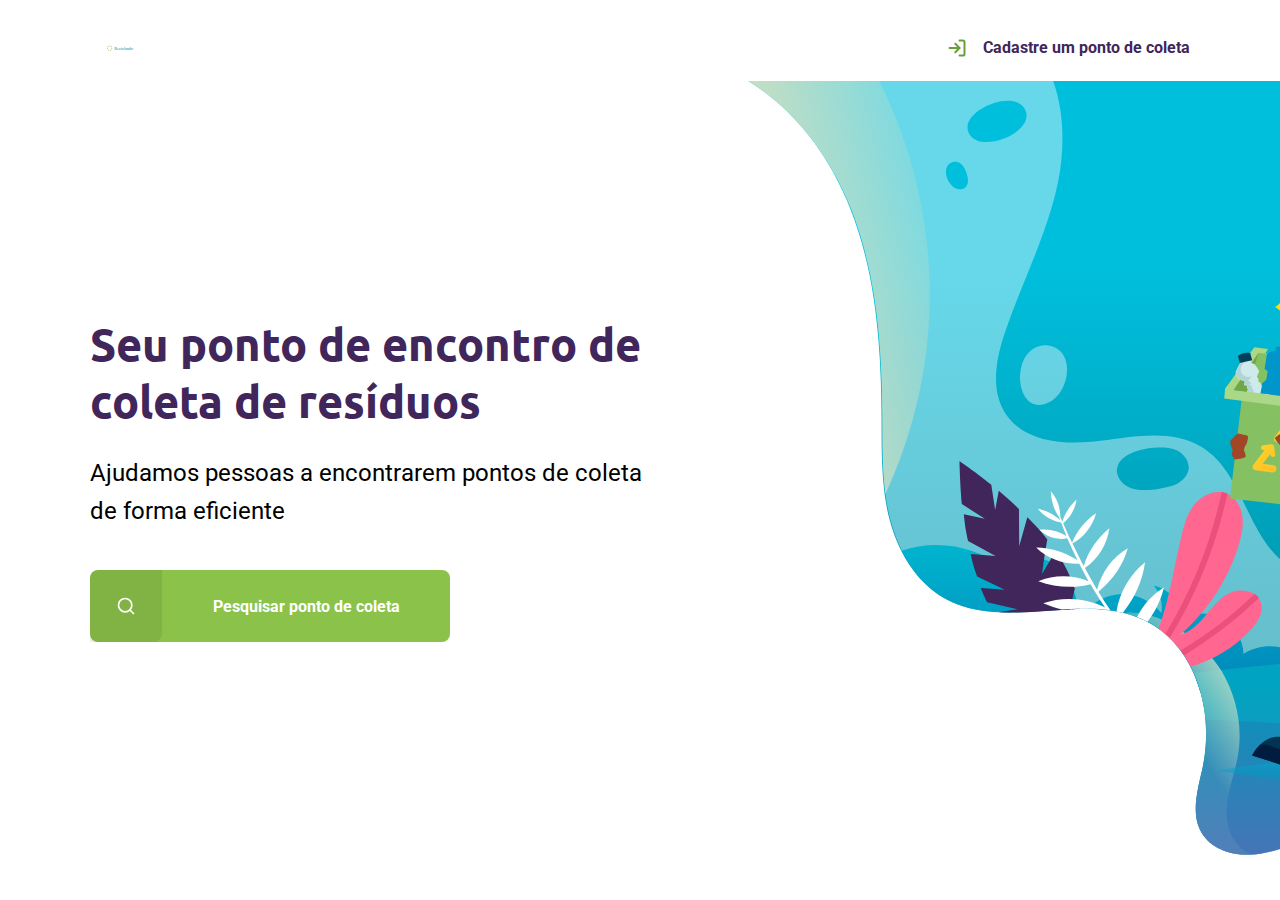
<file: index.html>
<!DOCTYPE html>
<html lang="pt_br">
    <head>
        <meta charset="UTF-8">
        <meta name="viewport" content="width=device-width, initial-scale=1.0">
        <title>Reciclando</title>
        <link href="https://fonts.googleapis.com/css2?family=Roboto:wght@300&family=Ubuntu:wght@700&display=swap" rel="stylesheet">
        <link rel="stylesheet" href="./styles/main.css">
        <link rel="stylesheet" href="styles/home.css">
        <link rel="stylesheet" href="styles/modal.css">
        <link rel="stylesheet" href="./styles/responsive.css">
    </head>
    <body>
        <div id="page-home">
            <div class="content">
                <header>
                    <a href="/">
                        <span></span>
                    <img src="/assets/logo.svg" alt="Logomarca" />
                    </a>
                    <a href="/create-point.html">
                        <span></span>
                        Cadastre um ponto de coleta
                    </a>
                </header>
                    <main>
                        <h1>Seu ponto de encontro de coleta de resíduos</h1>

                        <p>Ajudamos pessoas a encontrarem pontos de coleta de forma eficiente</p>

                        <a href="#"><span></span><strong>Pesquisar ponto de coleta</a>
                </main>
            </div>
        </div>
        <div id="modal" class="hide">
            <div class="content">
                <div class="header">
                    <h1>Pontos de Coleta</h1>
                    <a href="#">fechar</a>
                </div>
                <form action="/search-results.html">
                    <label for="search">Cidade</label>
                    <div class="search field">
                        <input type="text" name="search" placeholder="Pesquise por cidade">
                        <button>
                            <img src="/assets/search.svg" alt="Buscar">
                        </button>
                    </div>
                </form>
            </div>
        </div>
        <script src="/scripts/index.js"></script>
    </body>
</html>
</file>
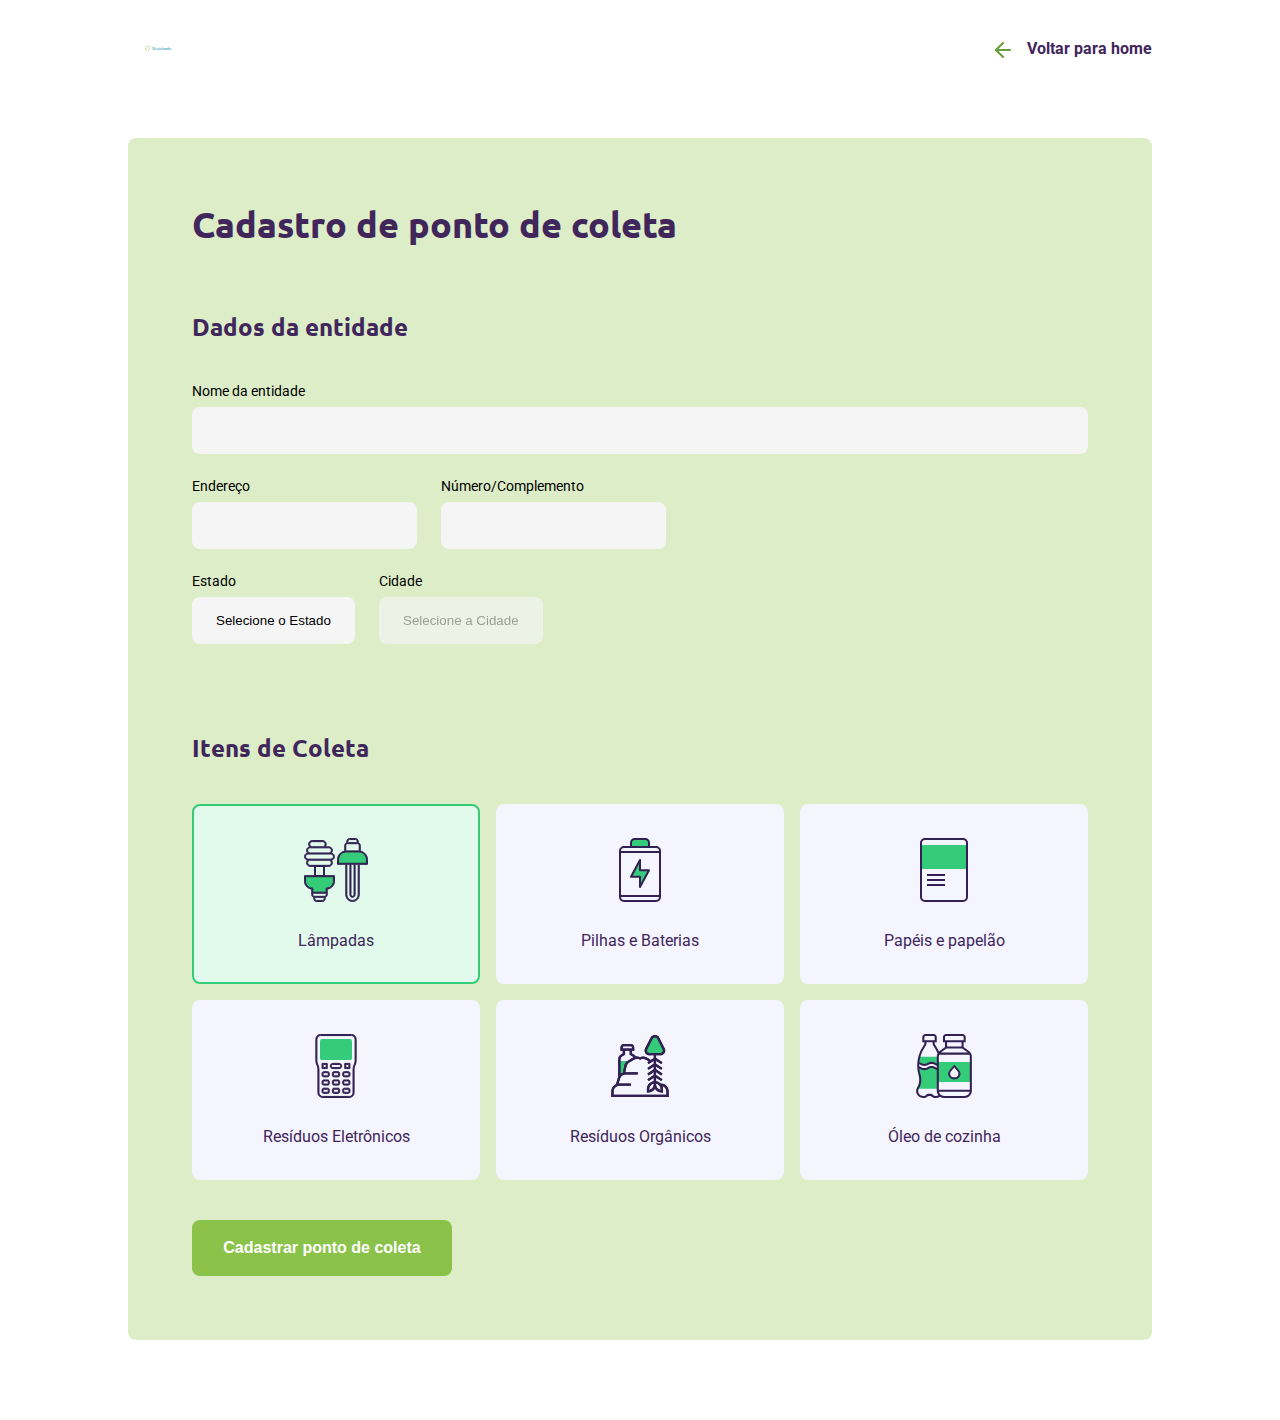
<file: create-point.html>
<!DOCTYPE html>
<html lang="pt_br">
<head>
    <meta charset="UTF-8">
    <meta name="viewport" content="width=device-width, initial-scale=1.0">
    <title>Criar ponto de coleta</title>
    <link href="https://fonts.googleapis.com/css2?family=Roboto:wght@300&family=Ubuntu:wght@700&display=swap" rel="stylesheet">
    <link rel="stylesheet" href="./styles/main.css">
    <link rel="stylesheet" href="./styles/create-point.css">
    <link rel="stylesheet" href="./styles/responsive.css">
</head>
    <body>
        <div id="page-create-point">
            <header>
                <a href="/">
                    <span></span>
                <img src="/assets/logo.svg" alt="Logomarca" />
                </a>
                <a href="/">
                    <span></span>
                    Voltar para home
                </a>
            </header>
            <form action="">
                <h2>Cadastro de ponto de coleta</h2>

                <fieldset>
                    <legend>
                        <h2>Dados da entidade</h2>
                    </legend>

                    <div class="field">
                        <label for="">Nome da entidade</label>
                        <input type="text" name="name" required>
                    </div>

                    <div class="field-group">
                        <div class="field">
                            <label for="adress">Endereço</label>
                            <input type="text" name="adress" required>
                        </div>
                        <div class="field">
                            <label for="adress2">Número/Complemento</label>
                            <input type="number" name="adress2" required>
                        </div>
                    </div>

                    <div class="field-group">
                        <div class="field">
                            <label for="state">Estado</label>
                            <select name="uf" required>
                                <option value="">Selecione o Estado</option>
                            </select>
                        </div>
                        <div class="field">
                            <label for="city">Cidade</label>
                            <select name="city" disabled required>
                                <option value="">Selecione a Cidade</option>
                            </select>
                        </div>
                        <input type="hidden" name="state">
                    </div>

                </fieldset>

                <fieldset>
                    <legend>
                        <h2>Itens de Coleta</h2>
                    </legend>

                    <div class="items-grid">

                        <li data-id="1" class="selected">
                            <img src="/assets/lampadas.svg" alt="Lâmpadas">
                            <span>Lâmpadas</span>
                        </li>

                        <li data-id="2">
                            <img src="/assets/baterias.svg" alt="Pilhas e Baterias">
                            <span>Pilhas e Baterias</span>
                        </li>

                        <li data-id="3">
                            <img src="/assets/papeis-papelao.svg" alt="Papéis e papelão">
                            <span>Papéis e papelão</span>
                        </li>

                        <li data-id="4">
                            <img src="/assets/eletronicos.svg" alt="Resíduos Eletrônicos">
                            <span>Resíduos Eletrônicos</span>
                        </li>

                        <li data-id="5">
                            <img src="/assets/organicos.svg" alt="Resíduos Orgânicos">
                            <span>Resíduos Orgânicos</span>
                        </li>

                        <li data-id="6">
                            <img src="/assets/oleo.svg" alt="Óleo de cozinha">
                            <span>Óleo de cozinha</span>
                        </li>
                        <input type="hidden" name="items">
                    </div>
                </fieldset>

                <button type="submit">Cadastrar ponto de coleta</button>
            </form>
        </div>
        <script src="/scripts/create-point.js"></script>
    </body>
</html>
</file>
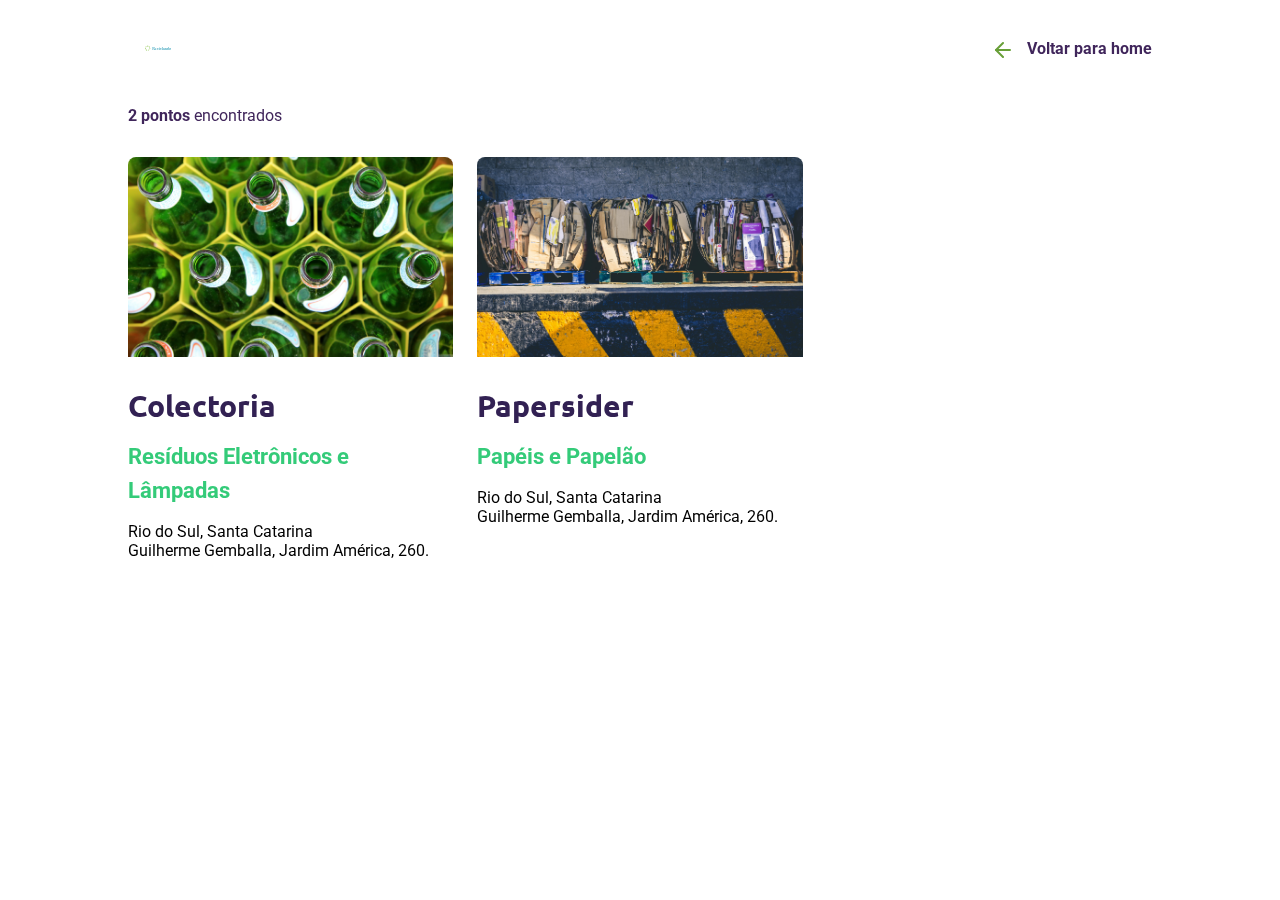
<file: search-results.html>
<!DOCTYPE html>
<html lang="pt_br">
<head>
    <meta charset="UTF-8">
    <meta name="viewport" content="width=device-width, initial-scale=1.0">
    <title>Resultado da pesquisa</title>
    <link href="https://fonts.googleapis.com/css2?family=Roboto:wght@300&family=Ubuntu:wght@700&display=swap" rel="stylesheet">
    <link rel="stylesheet" href="./styles/main.css">
    <link rel="stylesheet" href="./styles/search-results.css">
    <link rel="stylesheet" href="./styles/responsive.css">
</head>
    <body>
        <div id="page-search-results">
            <header>
                <a href="/">
                    <span></span>
                <img src="/assets/logo.svg" alt="Logomarca" />
                </a>
                    <a href="/">
                        <span></span>
                        Voltar para home
                    </a>
            </header>

            <main>
                <h4><strong>2 pontos</strong> encontrados</h4>
                <div class="cards">
                    <div class="card">
                        <img src="/assets/garrafas.jpg" alt="Colectoria">
                        <h2>Colectoria</h2>
                        <h3>Resíduos Eletrônicos e Lâmpadas</h3>
                        <P>
                            Rio do Sul, Santa Catarina  <br>
                            Guilherme Gemballa, Jardim América, 260.
                        </P>
                    </div>
                    <div class="card">
                        <img src="/assets/papers.jpg" alt="Papersider">
                        <h2>Papersider</h2>
                        <h3>Papéis e Papelão</h3>
                        <P>
                            Rio do Sul, Santa Catarina  <br>
                            Guilherme Gemballa, Jardim América, 260.
                        </P>
                    </div>
                </div>
            </main>
        </div> 
    </body>
</html>
</file>
<file: styles/main.css>
:root {
    --title-color: #40265B;
    --primary-color: #8BC34A;
}

* {
    margin: 0;
    padding: 0;
    box-sizing: border-box;
}

html {
    font-family: 'Roboto', sans-serif;
}

body {
    background: white;
    -webkit-font-smooothing: antialiased;
    /* 
     */
}

a {
    text-decoration: none;
}

h1, h2, h3, h4, h5 {
    color: var(--title-color);
    font-family: 'Ubuntu', sans-serif;
}

h1 {
    font-size: 45px;
}
</file>
<file: styles/home.css>
#page-home {
    height: 100vh;
    background: url('../assets/bg-recicla.svg') no-repeat;
    background-position:   29vw bottom;
}

#page-home .content {
    width: 90%;
    max-width: 1100px;
    height: 100%;
    margin: 0 auto;
    display: flex;
    flex-direction: column;
}

#page-home header {
    margin-top: 38px;
    display: flex;
    align-items: center;
    justify-content: space-between;
}

#page-home header a {
    display: flex;
    color: var(--title-color);
    font-weight: 700;
}

#page-home header a span {
    margin-right: 16px;
    display: flex;
    background-image: url('../assets/log-in.svg');
    width: 20px;
    height: 20px;
}

#page-home main {
    max-width: 560px;
    flex: 1;
    display: flex;
    flex-direction: column;
    justify-content: center;
}

#page-home main p {
    font-size: 24px;
    line-height: 38px;
    margin-top: 24px;
}

#page-home main a {
    width: 100%;
    max-width: 360px;
    height: 72px;
    border-radius: 8px;
    display: flex;
    align-items: center;
    margin-top: 40px;
    background: var(--primary-color);
    transition: 400ms;
    color: white;
}

#page-home main a:hover {
    background-color: #689F38;
}

#page-home main a span {
    width: 72px;
    height: 72px;
    border-top-left-radius: 8px;
    border-bottom-right-radius: 8px;
    background-color: rgb(0, 0, 0, 0.08);
    display: flex;
    align-items: center;
    justify-content: center;
}

#page-home main a span::after {
    content: "";
    background-image: url('../assets/search.svg');
    width: 20px;
    height: 20px;
}

#page-home main a strong {
    flex: 1;
    color: white;
    text-align: center;
}
</file>
<file: styles/modal.css>
#modal {
    height: 100vh;
    width: 100vw;
    background-color: #0E0A14ef;
    position: fixed;
    top: 0;
    display: flex;
    justify-content: center;
    align-items: center;
    transition:  400ms;
}

#modal.hide {
    display: none;
}

#modal .content {
    color: white;
    width: 420px;
}

#modal .header {
    display: flex;
    align-items: center;
    justify-content: space-between;
}

#modal .header a {
    background-image: url("../assets/x.svg");
    width: 20px;
    height: 20px;
    display: flex;
    font-size: 0.01px;
}

#modal .header h1 {
    color: whitesmoke;
    font-size: 36px;
    line-height: 100px;
}

#modal form label {
    font-size: 14px;
    display: block;
    line-height: 16px;
    margin-bottom: 8px;
}

#modal form .field {
    display: flex;
}

#modal form input {
    flex: 1;
    background-color: #f0f0f5;
    border-radius: 8px 0 0 8px;
    border: 0;
    padding: 16px 24px;
    font-size: 16px;
    color: #6c6c80;
}

#modal form button {
    width: 72px;
    height: 72px;
    background-color: var(--primary-color);
    border: 0;
    border-radius: 0 8px 8px 0;
}

#modal form button:hover {
    background-color: #2fb85e;
}
</file>
<file: styles/responsive.css>
@media (max-width: 900px) {
    #page-home {
        background-position-x: 70vw;
    }
    
    #page-home .content {
        text-align: center;
    }

    #page-home header a {
        position: absolute;
        bottom: 20px;
        left: 50%;
        transform: translate(-50%);
    }

    #page-home main { 
        align-items: center;
    }

    #page-search-results .cards {
        grid-template-columns: 1fr;
    }

    #page-search-results .cards img {
        height: 250px;
    }

@media (min-width: 1700px) {
    #page-home {
        background-position-x: 15vw;
    }
}

/* @media (max-height: 760px) {
    #page-home {
        background-position-y: 200px;
    }
} */
</file>
<file: styles/create-point.css>
#page-create-point {
    width: 80%;
    max-width: 1100px;
    margin: 0 auto; /* alinhamento de fora da caixa */
}

#page-create-point header {
    margin-top: 38px;
    display: flex;
    justify-content: space-between;
    align-items: center;
}

#page-create-point header a {
    color: var(--title-color);
    font-weight: bold;
    display: flex;
    align-items: center;
}

#page-create-point header a span{
    margin-right: 16px;
    background-image: url('../assets/arrow-left.svg');
    display: flex;
    width: 20px;
    height: 20px;
}

form {
    background-color: #DCEDC8;
    margin: 80px auto;
    padding: 64px;  /* preenchimento */
    border-radius: 8px;
    max-width: 730;

}

form h2 {
    font-size: 36px;
}

form fieldset {
    margin-top: 64px;
    border: 0;
}

form legend {
    margin-bottom: 40px;
}

form legend h2 {
    font-size: 24px;
}

form .field {
    display: flex;
    flex-direction: column;
    margin-bottom: 24px;
}

form .field-group {
    display: flex;
}

form input,
form select {
    background-color: whitesmoke;
    border: 0;
    padding: 16px 24px;
    outline: none;
    border-radius: 8px;
}

form select {
    -webkit-appearance: none;
    -moz-appearance: none;
    appearance: none;
}

form label {
    font-size: 14px;
    margin-bottom: 8px;
}

form .field-group .field + .field {
    margin-left: 24px;
}

form button {
    width: 260px;
    height: 56px;
    background-color: var(--primary-color);
    border-radius: 8px;
    color: white;
    font-weight: bold;
    font-size: 16px;
    border: 0;
    margin-top: 40px;
    transition: background-color 400ms;
}

form button:hover {
    background-color: #689F38;
}

.items-grid {
    display: grid;
    grid-template-columns: 1fr 1fr 1fr;
    gap: 16px;
}

.items-grid li {
    background-color: #f5f5ff;
    list-style: none;
    border: 2px solid #f5f5ff;
    border-radius: 8px;
    height: 180px;
    padding: 32px 24px 16px;
    display: flex;
    flex-direction: column;
    align-items: center;
    justify-content: space-between;
    text-align: center;
    cursor: pointer;
}

.items-grid li span {
    margin-top: 12px;
    flex: 1;
    display: flex;
    align-items: center;
    color: var(--title-color);
}

.items-grid li.selected {
    background: #e1faec;
    border: 2px solid #34cb79;
}

.items-grid li img,
.items-grid li span {
    pointer-events: none;
}
</file>
<file: styles/search-results.css>
body::after {
    content: "";
    position: fixed;
    background: white;
    top: 260px;
    right: 0;
    left: 0;
    bottom: 0;
    z-index: -1;
}

#page-search-results {
    width: 80%;
    max-width: 1100px;
    margin: 0 auto; /* alinhamento de fora da caixa */
}

#page-search-results header {
    margin-top: 38px;
    display: flex;
    justify-content: space-between;
    align-items: center;
}

#page-search-results header a {
    color: var(--title-color);
    font-weight: bold;
    display: flex;
    align-items: center;
}

#page-search-results header a span{
    margin-right: 16px;
    background-image: url('../assets/arrow-left.svg');
    display: flex;
    width: 20px;
    height: 20px;
}

main {
    margin-top: 48px;
}

main h4 {
    font-weight: normal;
    font-family: Roboto, sans-serif;
    margin-bottom: 32px;
}

main .cards {
    display: grid;
    grid-template-columns: 1fr 1fr 1fr;
    gap: 24px;
}

main img {
    width: 100%;
    height: 200px;
    border-radius: 8px 8px 0 0;
    object-fit: cover;
}

h2 {
    margin-top: 24px;
    font-size: 30px;
    line-height: 41px;
    color: #322153;
}

main .card h3 {
    margin: 14px 0;
    font-family: Roboto;
    font-style: normal;
    font-weight: bold;
    font-size: 22px;
    line-height: 34px;
    color: #34cb79;
}
</file>
